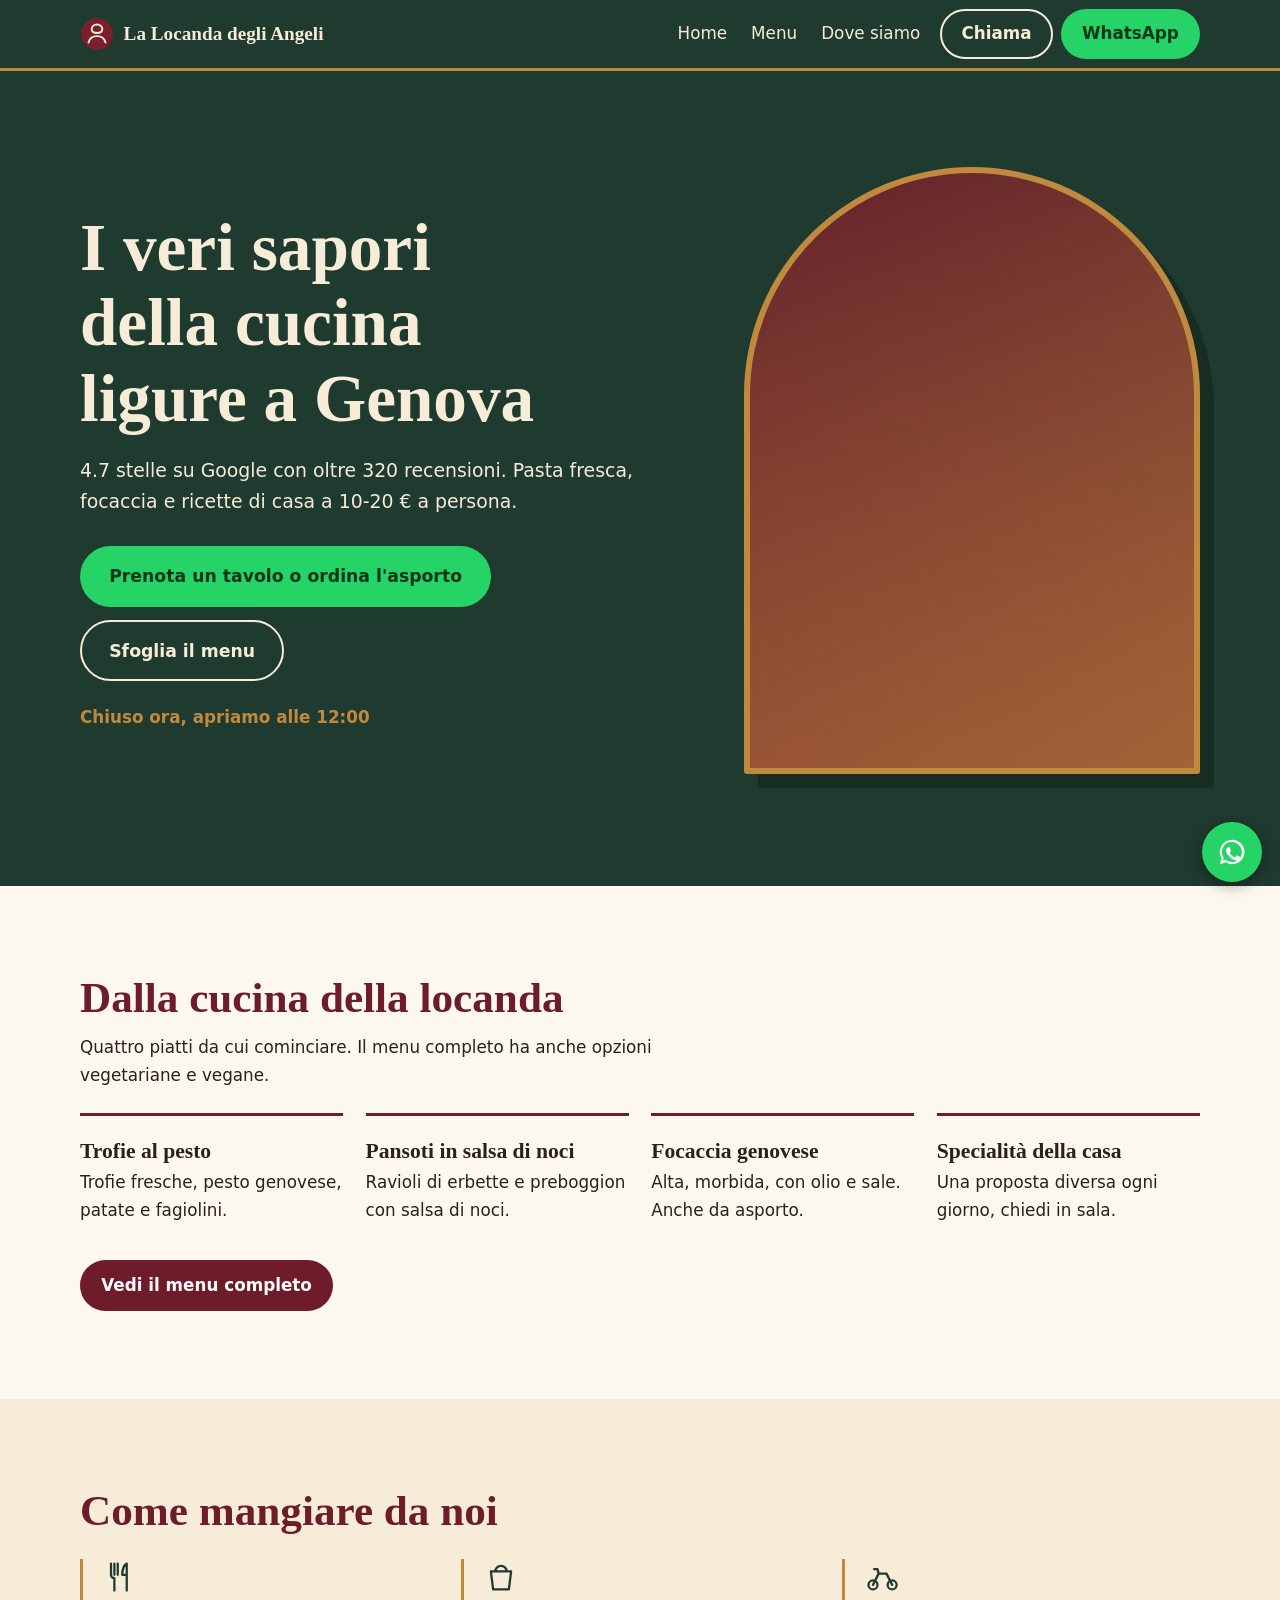
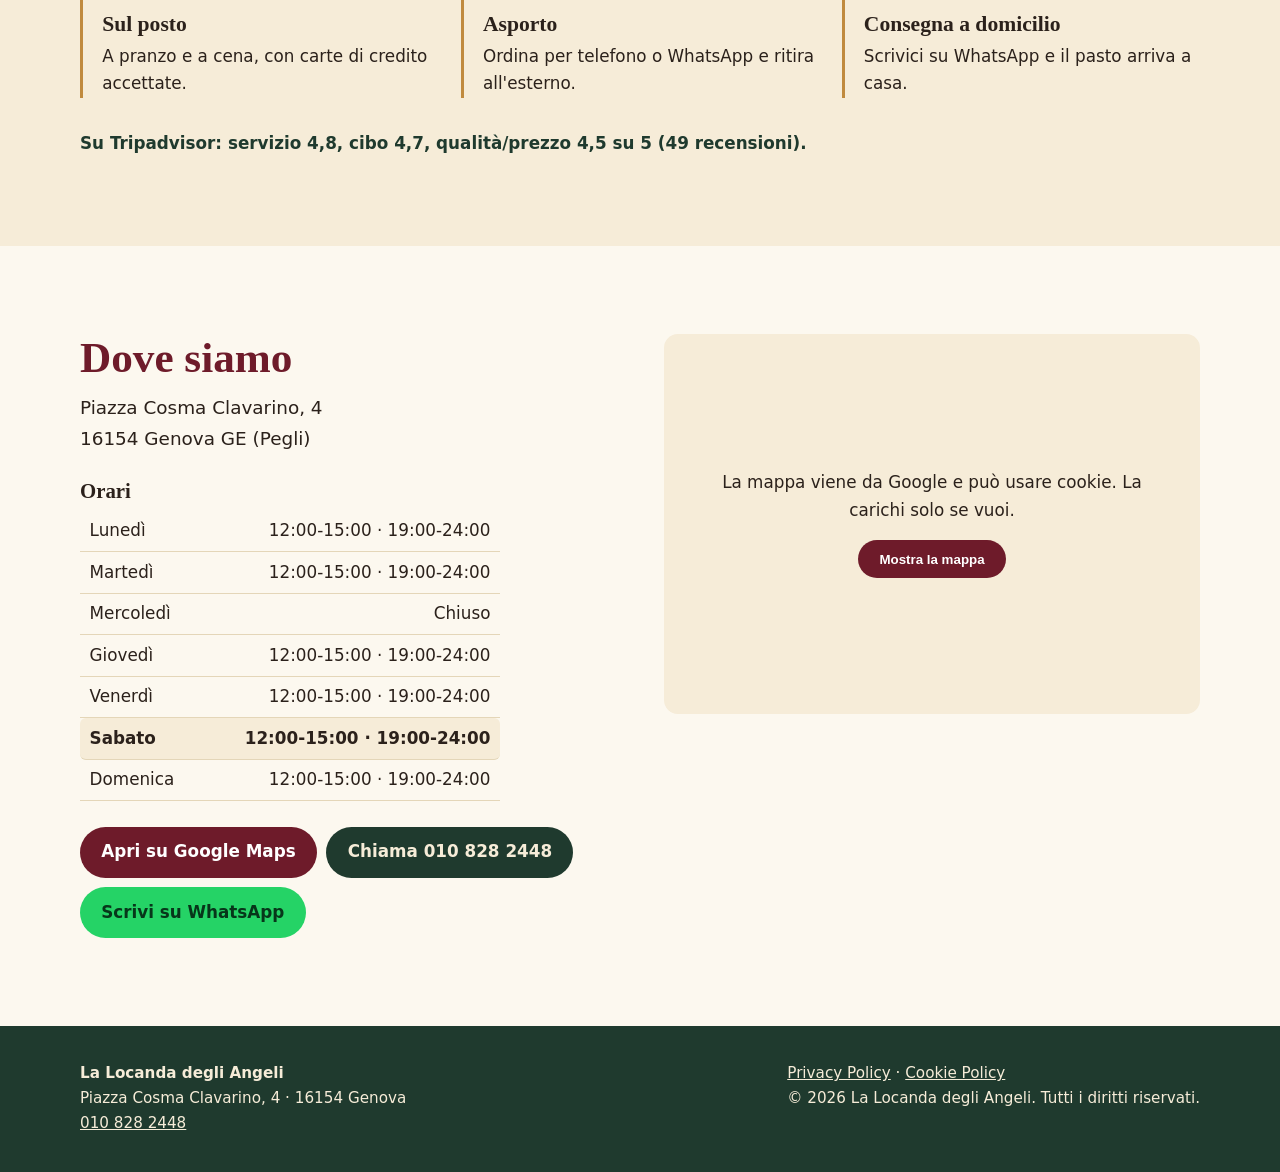
<file: index.html>
<!DOCTYPE html>
<html lang="it"><head><meta charset="UTF-8"><meta name="viewport" content="width=device-width, initial-scale=1">
<title>La Locanda degli Angeli | Cucina ligure a Genova</title><meta name="description" content="Trofie al pesto, pansoti in salsa di noci e focaccia a Genova. 4.7 su Google, 10-20 €. Prenota o ordina l'asporto.">
<link rel="icon" href="assets/favicon.svg" type="image/svg+xml"><link rel="stylesheet" href="style.css"></head>
<body>
<header class="site-header"><div class="wrap bar">
<a class="brand" href="index.html"><img src="assets/favicon.svg" alt="" width="34" height="34"><span>La Locanda degli Angeli</span></a>
<nav id="nav" class="nav" aria-label="Menu principale"><a href="index.html">Home</a><a href="menu.html">Menu</a><a href="index.html#info">Dove siamo</a></nav>
<div class="quick"><a class="btn btn-line" href="tel:0108282448">Chiama</a><a class="btn btn-wa" href="https://wa.me/390108282448" target="_blank" rel="noopener">WhatsApp</a></div>
<button class="burger" id="burger" aria-label="Apri il menu" aria-expanded="false" aria-controls="nav"><span></span><span></span><span></span></button>
</div></header>
<main>
<section class="hero"><div class="wrap hero-grid">
<div>
<h1>I veri sapori della cucina ligure a Genova</h1>
<p class="sub">4.7 stelle su Google con oltre 320 recensioni. Pasta fresca, focaccia e ricette di casa a 10-20 € a persona.</p>
<div class="cta"><a class="btn btn-wa btn-lg" href="#info">Prenota un tavolo o ordina l'asporto</a><a class="btn btn-line btn-lg" href="menu.html">Sfoglia il menu</a></div>
<p class="status" id="status" aria-live="polite"></p>
</div>
<div class="arch" role="img" aria-label="Piatto di trofie al pesto"></div>
</div></section>

<section class="section" id="piatti"><div class="wrap">
<h2>Dalla cucina della locanda</h2>
<p class="lead">Quattro piatti da cui cominciare. Il menu completo ha anche opzioni vegetariane e vegane.</p>
<div class="grid">
<article class="dish"><h3>Trofie al pesto</h3><p>Trofie fresche, pesto genovese, patate e fagiolini.</p></article>
<article class="dish"><h3>Pansoti in salsa di noci</h3><p>Ravioli di erbette e preboggion con salsa di noci.</p></article>
<article class="dish"><h3>Focaccia genovese</h3><p>Alta, morbida, con olio e sale. Anche da asporto.</p></article>
<article class="dish"><h3>Specialità della casa</h3><p>Una proposta diversa ogni giorno, chiedi in sala.</p></article>
</div>
<p class="more"><a class="btn btn-wine" href="menu.html">Vedi il menu completo</a></p>
</div></section>

<section class="section band" id="servizi"><div class="wrap">
<h2>Come mangiare da noi</h2>
<div class="grid three">
<article class="service"><svg viewBox="0 0 32 32" aria-hidden="true"><path d="M8 4v10a3 3 0 0 0 3 3v11M14 4v10M11 4v10M22 28V4c-3 2-4 6-4 10h4" fill="none" stroke="currentColor" stroke-width="2" stroke-linecap="round" stroke-linejoin="round"/></svg><h3>Sul posto</h3><p>A pranzo e a cena, con carte di credito accettate.</p></article>
<article class="service"><svg viewBox="0 0 32 32" aria-hidden="true"><path d="M7 11h18l-2 16H9zM11 11a5 5 0 0 1 10 0" fill="none" stroke="currentColor" stroke-width="2" stroke-linejoin="round"/></svg><h3>Asporto</h3><p>Ordina per telefono o WhatsApp e ritira all'esterno.</p></article>
<article class="service"><svg viewBox="0 0 32 32" aria-hidden="true"><circle cx="8" cy="23" r="4" fill="none" stroke="currentColor" stroke-width="2"/><circle cx="25" cy="23" r="4" fill="none" stroke="currentColor" stroke-width="2"/><path d="M8 23l5-10h7l5 10M13 13l-1-4h-3" fill="none" stroke="currentColor" stroke-width="2" stroke-linecap="round" stroke-linejoin="round"/></svg><h3>Consegna a domicilio</h3><p>Scrivici su WhatsApp e il pasto arriva a casa.</p></article>
</div>
<p class="rev">Su Tripadvisor: servizio 4,8, cibo 4,7, qualità/prezzo 4,5 su 5 (49 recensioni).</p>
</div></section>

<section class="section" id="info"><div class="wrap info">
<div>
<h2>Dove siamo</h2>
<address>Piazza Cosma Clavarino, 4<br>16154 Genova GE (Pegli)</address>
<h3>Orari</h3>
<ul class="hours" id="hours">
<li data-d="1"><span>Lunedì</span><span>12:00-15:00 · 19:00-24:00</span></li>
<li data-d="2"><span>Martedì</span><span>12:00-15:00 · 19:00-24:00</span></li>
<li data-d="3"><span>Mercoledì</span><span>Chiuso</span></li>
<li data-d="4"><span>Giovedì</span><span>12:00-15:00 · 19:00-24:00</span></li>
<li data-d="5"><span>Venerdì</span><span>12:00-15:00 · 19:00-24:00</span></li>
<li data-d="6"><span>Sabato</span><span>12:00-15:00 · 19:00-24:00</span></li>
<li data-d="0"><span>Domenica</span><span>12:00-15:00 · 19:00-24:00</span></li>
</ul>
<div class="actions">
<a class="btn btn-wine" href="https://www.google.com/maps/search/?api=1&query=La+Locanda+degli+Angeli+Piazza+Cosma+Clavarino+4+16154+Genova" target="_blank" rel="noopener">Apri su Google Maps</a>
<a class="btn btn-ink" href="tel:0108282448">Chiama 010 828 2448</a>
<a class="btn btn-wa" href="https://wa.me/390108282448" target="_blank" rel="noopener">Scrivi su WhatsApp</a>
</div></div>
<div class="map" id="map"><p>La mappa viene da Google e può usare cookie. La carichi solo se vuoi.</p><button class="btn btn-wine" id="loadmap" type="button">Mostra la mappa</button></div>
</div></section>
</main>
<footer class="site-footer"><div class="wrap foot">
<p><strong>La Locanda degli Angeli</strong><br>Piazza Cosma Clavarino, 4 · 16154 Genova<br><a href="tel:0108282448">010 828 2448</a></p>
<p><a href="privacy.html">Privacy Policy</a> · <a href="privacy.html#cookie">Cookie Policy</a><br>© <span id="year">2026</span> La Locanda degli Angeli. Tutti i diritti riservati.</p>
</div></footer>
<a class="wa-float" href="https://wa.me/390108282448" target="_blank" rel="noopener" aria-label="Scrivici su WhatsApp"><svg viewBox="0 0 32 32" width="30" height="30" aria-hidden="true"><path fill="#fff" d="M16 3a13 13 0 0 0-11 19.800L3 29l6.400-2A13 13 0 1 0 16 3zm0 2.400A10.600 10.600 0 1 1 9.900 24.700l-.5-.3-3.200 1 1-3.100-.3-.5A10.600 10.600 0 0 1 16 5.400zm-4 5.600c-.3 0-.7.100-1 .5-.4.400-1.300 1.300-1.300 3.100s1.400 3.700 1.500 3.900c.2.200 2.600 4.100 6.400 5.600 3.200 1.200 3.800 1 4.500.9.700-.1 2.200-.9 2.500-1.800.3-.9.300-1.600.2-1.800-.1-.2-.4-.3-.8-.5s-2.200-1.100-2.500-1.200c-.3-.1-.6-.2-.8.200-.2.400-1 1.200-1.200 1.500-.2.200-.4.300-.8.100-.4-.2-1.600-.6-3-1.900-1.100-1-1.900-2.300-2.100-2.700-.2-.4 0-.6.200-.8l.6-.7c.2-.2.200-.4.400-.6.100-.3.100-.5 0-.7l-1.100-2.700c-.3-.7-.6-.6-.8-.6z"/></svg></a>
<script src="script.js"></script></body></html>
</file>
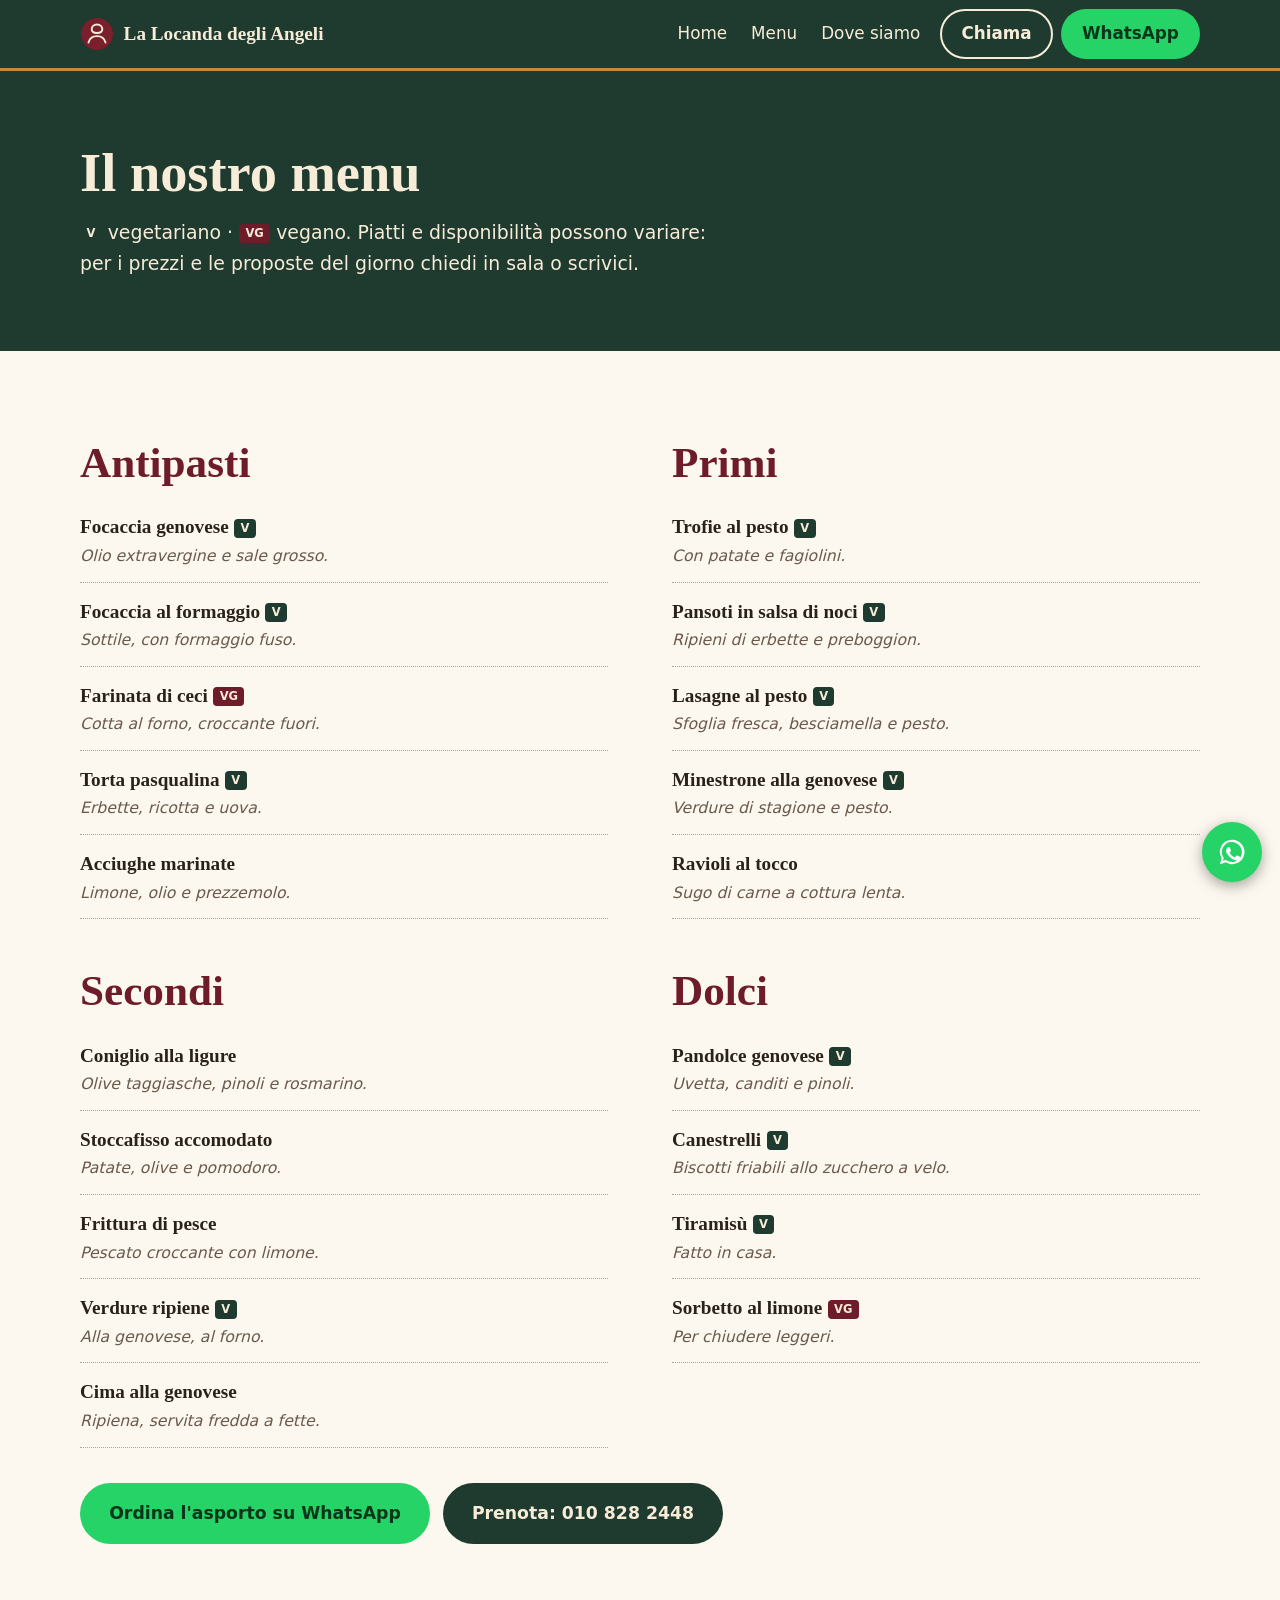
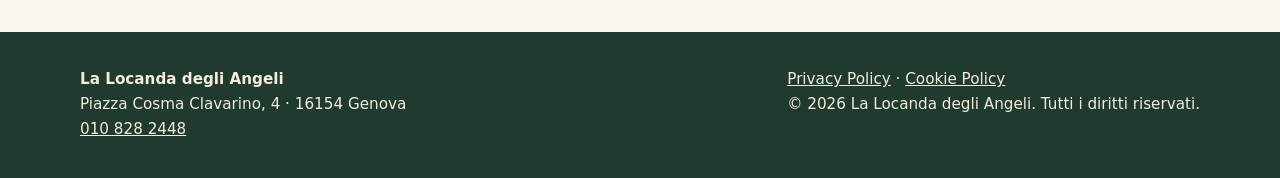
<file: menu.html>
<!DOCTYPE html>
<html lang="it"><head><meta charset="UTF-8"><meta name="viewport" content="width=device-width, initial-scale=1">
<title>Menu | La Locanda degli Angeli</title><meta name="description" content="Il menu ligure della Locanda degli Angeli a Genova: antipasti, primi, secondi e dolci, con opzioni vegetariane e vegane.">
<link rel="icon" href="assets/favicon.svg" type="image/svg+xml"><link rel="stylesheet" href="style.css"></head>
<body>
<header class="site-header"><div class="wrap bar">
<a class="brand" href="index.html"><img src="assets/favicon.svg" alt="" width="34" height="34"><span>La Locanda degli Angeli</span></a>
<nav id="nav" class="nav" aria-label="Menu principale"><a href="index.html">Home</a><a href="menu.html">Menu</a><a href="index.html#info">Dove siamo</a></nav>
<div class="quick"><a class="btn btn-line" href="tel:0108282448">Chiama</a><a class="btn btn-wa" href="https://wa.me/390108282448" target="_blank" rel="noopener">WhatsApp</a></div>
<button class="burger" id="burger" aria-label="Apri il menu" aria-expanded="false" aria-controls="nav"><span></span><span></span><span></span></button>
</div></header>
<main>
<section class="pagehead"><div class="wrap"><h1>Il nostro menu</h1>
<p class="sub"><span class="tag">V</span> vegetariano · <span class="tag vg">VG</span> vegano. Piatti e disponibilità possono variare: per i prezzi e le proposte del giorno chiedi in sala o scrivici.</p></div></section>
<section class="section"><div class="wrap menu">
<div><h2>Antipasti</h2><ul>
<li><b>Focaccia genovese</b> <span class="tag">V</span><i>Olio extravergine e sale grosso.</i></li>
<li><b>Focaccia al formaggio</b> <span class="tag">V</span><i>Sottile, con formaggio fuso.</i></li>
<li><b>Farinata di ceci</b> <span class="tag vg">VG</span><i>Cotta al forno, croccante fuori.</i></li>
<li><b>Torta pasqualina</b> <span class="tag">V</span><i>Erbette, ricotta e uova.</i></li>
<li><b>Acciughe marinate</b><i>Limone, olio e prezzemolo.</i></li></ul></div>
<div><h2>Primi</h2><ul>
<li><b>Trofie al pesto</b> <span class="tag">V</span><i>Con patate e fagiolini.</i></li>
<li><b>Pansoti in salsa di noci</b> <span class="tag">V</span><i>Ripieni di erbette e preboggion.</i></li>
<li><b>Lasagne al pesto</b> <span class="tag">V</span><i>Sfoglia fresca, besciamella e pesto.</i></li>
<li><b>Minestrone alla genovese</b> <span class="tag">V</span><i>Verdure di stagione e pesto.</i></li>
<li><b>Ravioli al tocco</b><i>Sugo di carne a cottura lenta.</i></li></ul></div>
<div><h2>Secondi</h2><ul>
<li><b>Coniglio alla ligure</b><i>Olive taggiasche, pinoli e rosmarino.</i></li>
<li><b>Stoccafisso accomodato</b><i>Patate, olive e pomodoro.</i></li>
<li><b>Frittura di pesce</b><i>Pescato croccante con limone.</i></li>
<li><b>Verdure ripiene</b> <span class="tag">V</span><i>Alla genovese, al forno.</i></li>
<li><b>Cima alla genovese</b><i>Ripiena, servita fredda a fette.</i></li></ul></div>
<div><h2>Dolci</h2><ul>
<li><b>Pandolce genovese</b> <span class="tag">V</span><i>Uvetta, canditi e pinoli.</i></li>
<li><b>Canestrelli</b> <span class="tag">V</span><i>Biscotti friabili allo zucchero a velo.</i></li>
<li><b>Tiramisù</b> <span class="tag">V</span><i>Fatto in casa.</i></li>
<li><b>Sorbetto al limone</b> <span class="tag vg">VG</span><i>Per chiudere leggeri.</i></li></ul></div>
</div>
<div class="wrap"><p class="more"><a class="btn btn-wa btn-lg" href="https://wa.me/390108282448" target="_blank" rel="noopener">Ordina l'asporto su WhatsApp</a> <a class="btn btn-ink btn-lg" href="tel:0108282448">Prenota: 010 828 2448</a></p></div>
</section></main>
<footer class="site-footer"><div class="wrap foot">
<p><strong>La Locanda degli Angeli</strong><br>Piazza Cosma Clavarino, 4 · 16154 Genova<br><a href="tel:0108282448">010 828 2448</a></p>
<p><a href="privacy.html">Privacy Policy</a> · <a href="privacy.html#cookie">Cookie Policy</a><br>© <span id="year">2026</span> La Locanda degli Angeli. Tutti i diritti riservati.</p>
</div></footer>
<a class="wa-float" href="https://wa.me/390108282448" target="_blank" rel="noopener" aria-label="Scrivici su WhatsApp"><svg viewBox="0 0 32 32" width="30" height="30" aria-hidden="true"><path fill="#fff" d="M16 3a13 13 0 0 0-11 19.800L3 29l6.400-2A13 13 0 1 0 16 3zm0 2.400A10.600 10.600 0 1 1 9.900 24.700l-.5-.3-3.200 1 1-3.100-.3-.5A10.600 10.600 0 0 1 16 5.400zm-4 5.600c-.3 0-.7.100-1 .5-.4.400-1.300 1.300-1.300 3.100s1.400 3.700 1.500 3.900c.2.200 2.600 4.100 6.400 5.600 3.200 1.200 3.800 1 4.500.9.700-.1 2.200-.9 2.500-1.800.3-.9.300-1.600.2-1.800-.1-.2-.4-.3-.8-.5s-2.200-1.100-2.500-1.200c-.3-.1-.6-.2-.8.200-.2.400-1 1.200-1.200 1.500-.2.200-.4.300-.8.100-.4-.2-1.600-.6-3-1.900-1.100-1-1.900-2.300-2.100-2.700-.2-.4 0-.6.200-.8l.6-.7c.2-.2.200-.4.400-.6.100-.3.100-.5 0-.7l-1.100-2.700c-.3-.7-.6-.6-.8-.6z"/></svg></a>
<script src="script.js"></script></body></html>
</file>
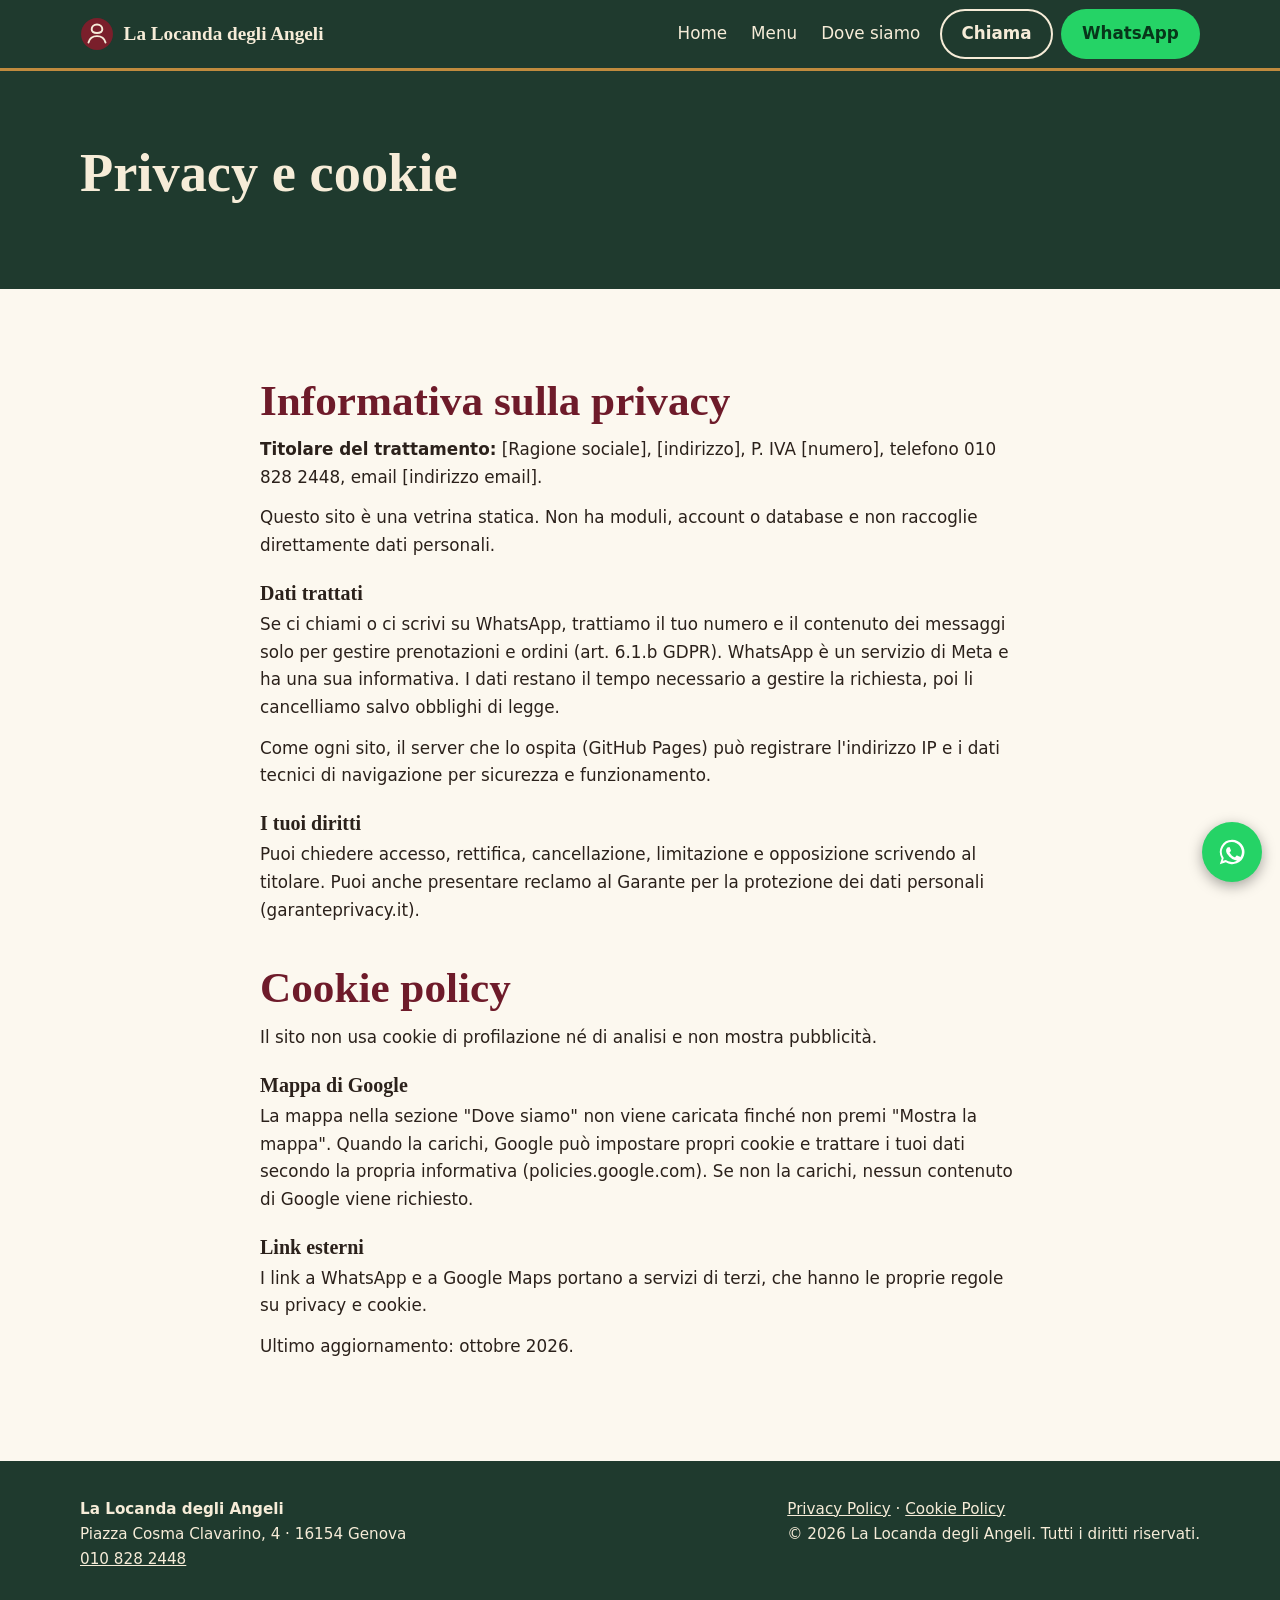
<file: privacy.html>
<!DOCTYPE html>
<html lang="it"><head><meta charset="UTF-8"><meta name="viewport" content="width=device-width, initial-scale=1">
<title>Privacy e Cookie Policy | La Locanda degli Angeli</title><meta name="description" content="Informativa sulla privacy e sui cookie del sito La Locanda degli Angeli.">
<link rel="icon" href="assets/favicon.svg" type="image/svg+xml"><link rel="stylesheet" href="style.css"></head>
<body>
<header class="site-header"><div class="wrap bar">
<a class="brand" href="index.html"><img src="assets/favicon.svg" alt="" width="34" height="34"><span>La Locanda degli Angeli</span></a>
<nav id="nav" class="nav" aria-label="Menu principale"><a href="index.html">Home</a><a href="menu.html">Menu</a><a href="index.html#info">Dove siamo</a></nav>
<div class="quick"><a class="btn btn-line" href="tel:0108282448">Chiama</a><a class="btn btn-wa" href="https://wa.me/390108282448" target="_blank" rel="noopener">WhatsApp</a></div>
<button class="burger" id="burger" aria-label="Apri il menu" aria-expanded="false" aria-controls="nav"><span></span><span></span><span></span></button>
</div></header>
<main><section class="pagehead"><div class="wrap"><h1>Privacy e cookie</h1></div></section>
<section class="section"><div class="wrap legal">
<!-- Modello generico: completa i dati del titolare e fai verificare il testo da un professionista. -->
<h2 id="privacy">Informativa sulla privacy</h2>
<p><strong>Titolare del trattamento:</strong> [Ragione sociale], [indirizzo], P. IVA [numero], telefono 010 828 2448, email [indirizzo email].</p>
<p>Questo sito è una vetrina statica. Non ha moduli, account o database e non raccoglie direttamente dati personali.</p>
<h3>Dati trattati</h3>
<p>Se ci chiami o ci scrivi su WhatsApp, trattiamo il tuo numero e il contenuto dei messaggi solo per gestire prenotazioni e ordini (art. 6.1.b GDPR). WhatsApp è un servizio di Meta e ha una sua informativa. I dati restano il tempo necessario a gestire la richiesta, poi li cancelliamo salvo obblighi di legge.</p>
<p>Come ogni sito, il server che lo ospita (GitHub Pages) può registrare l'indirizzo IP e i dati tecnici di navigazione per sicurezza e funzionamento.</p>
<h3>I tuoi diritti</h3>
<p>Puoi chiedere accesso, rettifica, cancellazione, limitazione e opposizione scrivendo al titolare. Puoi anche presentare reclamo al Garante per la protezione dei dati personali (garanteprivacy.it).</p>
<h2 id="cookie">Cookie policy</h2>
<p>Il sito non usa cookie di profilazione né di analisi e non mostra pubblicità.</p>
<h3>Mappa di Google</h3>
<p>La mappa nella sezione "Dove siamo" non viene caricata finché non premi "Mostra la mappa". Quando la carichi, Google può impostare propri cookie e trattare i tuoi dati secondo la propria informativa (policies.google.com). Se non la carichi, nessun contenuto di Google viene richiesto.</p>
<h3>Link esterni</h3>
<p>I link a WhatsApp e a Google Maps portano a servizi di terzi, che hanno le proprie regole su privacy e cookie.</p>
<p>Ultimo aggiornamento: ottobre 2026.</p>
</div></section></main>
<footer class="site-footer"><div class="wrap foot">
<p><strong>La Locanda degli Angeli</strong><br>Piazza Cosma Clavarino, 4 · 16154 Genova<br><a href="tel:0108282448">010 828 2448</a></p>
<p><a href="privacy.html">Privacy Policy</a> · <a href="privacy.html#cookie">Cookie Policy</a><br>© <span id="year">2026</span> La Locanda degli Angeli. Tutti i diritti riservati.</p>
</div></footer>
<a class="wa-float" href="https://wa.me/390108282448" target="_blank" rel="noopener" aria-label="Scrivici su WhatsApp"><svg viewBox="0 0 32 32" width="30" height="30" aria-hidden="true"><path fill="#fff" d="M16 3a13 13 0 0 0-11 19.800L3 29l6.400-2A13 13 0 1 0 16 3zm0 2.400A10.600 10.600 0 1 1 9.900 24.700l-.5-.3-3.200 1 1-3.100-.3-.5A10.600 10.600 0 0 1 16 5.400zm-4 5.600c-.3 0-.7.100-1 .5-.4.400-1.300 1.300-1.300 3.100s1.400 3.700 1.500 3.900c.2.200 2.600 4.100 6.400 5.600 3.200 1.200 3.800 1 4.500.9.700-.1 2.200-.9 2.500-1.800.3-.9.300-1.600.2-1.800-.1-.2-.4-.3-.8-.5s-2.200-1.100-2.500-1.200c-.3-.1-.6-.2-.8.200-.2.400-1 1.200-1.200 1.500-.2.200-.4.300-.8.100-.4-.2-1.600-.6-3-1.900-1.100-1-1.900-2.300-2.100-2.700-.2-.4 0-.6.200-.8l.6-.7c.2-.2.200-.4.400-.6.100-.3.100-.5 0-.7l-1.100-2.700c-.3-.7-.6-.6-.8-.6z"/></svg></a>
<script src="script.js"></script></body></html>
</file>
<file: style.css>
:root{--green:#1f3a2e;--wine:#6e1b2a;--cream:#f6ecd8;--paper:#fcf8ef;--ochre:#c08a3e;--ink:#2b211b;--wa:#25d366;--wa-d:#1da851;--serif:"Iowan Old Style","Palatino Linotype",Palatino,Georgia,serif}
*{box-sizing:border-box;margin:0}
html{scroll-behavior:smooth;scroll-padding-top:80px}
body{font:1.05rem/1.65 system-ui,-apple-system,"Segoe UI",sans-serif;color:var(--ink);background:var(--paper)}
h1,h2,h3,.brand{font-family:var(--serif);line-height:1.12}
a{color:inherit}:focus-visible{outline:3px solid var(--ochre);outline-offset:2px}
.wrap{width:min(1120px,100% - 2.5rem);margin-inline:auto}
.site-header{position:sticky;top:0;z-index:50;background:var(--green);color:var(--cream);border-bottom:3px solid var(--ochre)}
.bar{display:flex;align-items:center;gap:1.25rem;min-height:68px}
.brand{display:flex;align-items:center;gap:.6rem;text-decoration:none;font-weight:700;font-size:1.2rem}
.nav{display:flex;gap:1.5rem;margin-left:auto}.nav a{text-decoration:none;padding:.3rem 0}.nav a:hover{text-decoration:underline;text-underline-offset:6px}
.quick{display:flex;gap:.5rem}
.btn{display:inline-flex;align-items:center;justify-content:center;padding:.6rem 1.2rem;border-radius:999px;font-weight:600;text-decoration:none;border:2px solid transparent;transition:background .2s,color .2s}
.btn-wa{background:var(--wa);color:#07361a}.btn-wa:hover{background:var(--wa-d);color:#fff}
.btn-line{border-color:var(--cream);color:var(--cream)}.btn-line:hover{background:rgba(246,236,216,.15)}
.btn-wine{background:var(--wine);color:#fff}.btn-wine:hover{background:#521320}
.btn-ink{background:var(--green);color:var(--cream)}.btn-ink:hover{background:#142a20}
.btn-lg{padding:.9rem 1.7rem;font-size:1.08rem}
.burger{display:none;margin-left:auto;background:none;border:0;padding:.6rem;cursor:pointer}
.burger span{display:block;width:24px;height:2px;background:var(--cream);margin:5px 0;transition:transform .2s,opacity .2s}
.burger[aria-expanded=true] span:nth-child(1){transform:translateY(7px) rotate(45deg)}
.burger[aria-expanded=true] span:nth-child(2){opacity:0}
.burger[aria-expanded=true] span:nth-child(3){transform:translateY(-7px) rotate(-45deg)}
.hero{background:var(--green);color:var(--cream);padding:clamp(3rem,8vw,6rem) 0 clamp(3.5rem,9vw,7rem)}
.hero-grid{display:grid;grid-template-columns:1.15fr .85fr;gap:3rem;align-items:center}
.hero h1{font-size:clamp(2.4rem,5.6vw,4.2rem);font-weight:700;margin-bottom:1.2rem;text-wrap:balance}
.sub{font-size:1.18rem;max-width:54ch;margin-bottom:1.8rem}
.cta{display:flex;flex-wrap:wrap;gap:.8rem}
.status{margin-top:1.4rem;font-weight:600;color:var(--ochre)}
.arch{aspect-ratio:3/4;border-radius:999px 999px 14px 14px;border:6px solid var(--ochre);background:linear-gradient(rgba(31,58,46,.15),rgba(110,27,42,.35)),url("https://images.unsplash.com/photo-1473093295043-cdd812d0e601?auto=format&fit=crop&w=800&q=70") center/cover,linear-gradient(160deg,var(--wine),var(--ochre));box-shadow:14px 14px 0 rgba(0,0,0,.25)}
.section{padding:clamp(3.2rem,8vw,5.5rem) 0}
.band{background:var(--cream)}
h2{font-size:clamp(1.9rem,4vw,2.7rem);color:var(--wine);margin-bottom:.7rem}
.lead{max-width:60ch;margin-bottom:1.5rem}
.grid{display:grid;gap:1.4rem;grid-template-columns:repeat(auto-fit,minmax(230px,1fr));margin-top:1.5rem}
.dish{padding:1.4rem 0 0;border-top:3px solid var(--wine)}
.dish h3,.service h3{font-size:1.35rem;margin-bottom:.4rem}
.service{padding-left:1.2rem;border-left:3px solid var(--ochre)}
.service svg{width:36px;height:36px;color:var(--green);margin-bottom:.5rem}
.more{margin-top:2.2rem;display:flex;flex-wrap:wrap;gap:.8rem}
.rev{margin-top:2rem;font-weight:600;color:var(--green)}
.info{display:grid;grid-template-columns:1fr 1fr;gap:3rem;align-items:start}
.info h3{margin:1.6rem 0 .5rem;font-size:1.3rem}
address{font-style:normal;font-size:1.15rem}
.hours{list-style:none;padding:0;max-width:420px}
.hours li{display:flex;justify-content:space-between;gap:1rem;padding:.4rem .6rem;border-bottom:1px solid #e4d6b8}
.hours li.today{background:var(--cream);font-weight:700;border-radius:6px}
.actions{display:flex;flex-wrap:wrap;gap:.6rem;margin-top:1.6rem}
.map{min-height:380px;border-radius:14px;background:var(--cream);display:grid;place-content:center;justify-items:center;gap:1rem;padding:2rem;text-align:center}
.map iframe{width:100%;height:100%;min-height:380px;border:0;border-radius:14px}
.map:has(iframe){padding:0;display:block}
.pagehead{background:var(--green);color:var(--cream);padding:clamp(2.5rem,6vw,4.5rem) 0}
.pagehead h1{font-size:clamp(2.2rem,5vw,3.4rem);margin-bottom:.8rem}.pagehead .sub{margin:0}
.menu{display:grid;grid-template-columns:1fr 1fr;gap:3rem 4rem}
.menu ul{list-style:none;padding:0}
.menu li{padding:.8rem 0;border-bottom:1px dotted #b9a67c}
.menu b{font-family:var(--serif);font-size:1.2rem}.menu i{display:block;color:#6a5a4d;font-size:.98rem}
.tag{display:inline-block;font-size:.72rem;font-weight:700;background:var(--green);color:var(--cream);border-radius:4px;padding:0 .4rem;vertical-align:middle}
.tag.vg{background:var(--wine)}
.legal{max-width:760px}.legal h2{margin-top:2.5rem}.legal h2:first-child{margin-top:0}.legal h3{margin:1.4rem 0 .4rem;font-size:1.25rem}.legal p{margin-bottom:.8rem}
.site-footer{background:var(--green);color:var(--cream);padding:2.2rem 0;font-size:.95rem}
.foot{display:flex;flex-wrap:wrap;justify-content:space-between;gap:1.5rem}
.wa-float{position:fixed;right:18px;bottom:18px;z-index:60;width:60px;height:60px;border-radius:50%;background:var(--wa);display:grid;place-items:center;box-shadow:0 4px 14px rgba(0,0,0,.35)}
.wa-float:hover{background:var(--wa-d)}
@media(max-width:860px){
.burger{display:block}.quick{display:none}
.nav{display:none;position:absolute;top:100%;left:0;right:0;flex-direction:column;gap:0;margin:0;background:var(--green);padding:.4rem 1.25rem 1rem}
.nav.open{display:flex}.nav a{padding:.85rem 0;border-bottom:1px solid rgba(246,236,216,.2)}
.hero-grid,.info,.menu{grid-template-columns:1fr}
.arch{max-width:340px;aspect-ratio:4/4.2}
}
@media(prefers-reduced-motion:reduce){*{transition:none!important;scroll-behavior:auto!important}}
</file>
